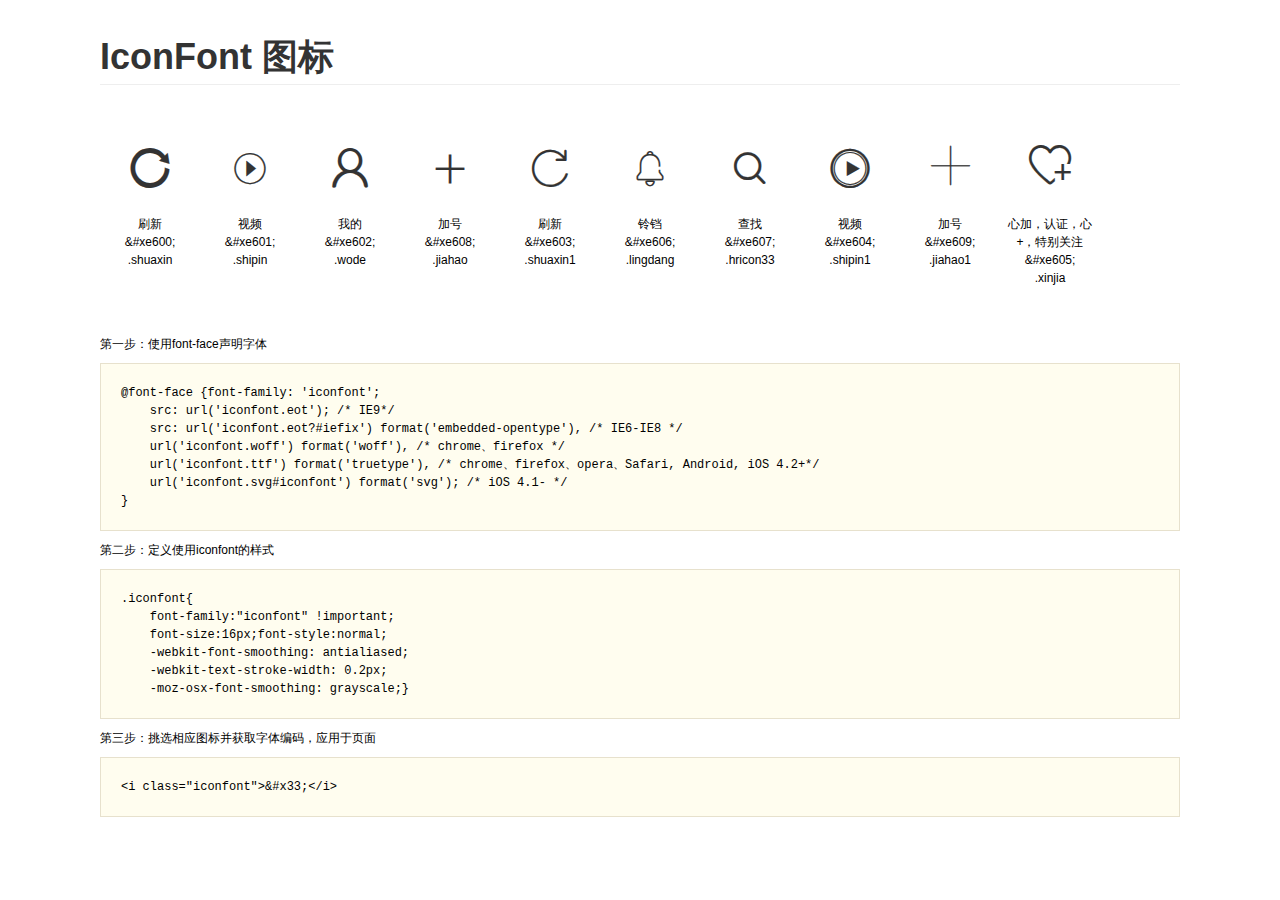
<file: fonts/ux_1465561313_8738415/demo.html>
<!DOCTYPE html>
<html>
<head>
    <meta charset="utf-8"/>
    <title>IconFont</title>
    <link rel="stylesheet" href="demo.css">
    <link rel="stylesheet" href="iconfont.css">
</head>
<body>
    <div class="main">
        <h1>IconFont 图标</h1>
        <ul class="icon_lists clear">
            
                <li>
                <i class="icon iconfont">&#xe600;</i>
                    <div class="name">刷新</div>
                    <div class="code">&amp;#xe600;</div>
                    <div class="fontclass">.shuaxin</div>
                </li>
            
                <li>
                <i class="icon iconfont">&#xe601;</i>
                    <div class="name">视频</div>
                    <div class="code">&amp;#xe601;</div>
                    <div class="fontclass">.shipin</div>
                </li>
            
                <li>
                <i class="icon iconfont">&#xe602;</i>
                    <div class="name">我的</div>
                    <div class="code">&amp;#xe602;</div>
                    <div class="fontclass">.wode</div>
                </li>
            
                <li>
                <i class="icon iconfont">&#xe608;</i>
                    <div class="name">加号</div>
                    <div class="code">&amp;#xe608;</div>
                    <div class="fontclass">.jiahao</div>
                </li>
            
                <li>
                <i class="icon iconfont">&#xe603;</i>
                    <div class="name">刷新</div>
                    <div class="code">&amp;#xe603;</div>
                    <div class="fontclass">.shuaxin1</div>
                </li>
            
                <li>
                <i class="icon iconfont">&#xe606;</i>
                    <div class="name">铃铛</div>
                    <div class="code">&amp;#xe606;</div>
                    <div class="fontclass">.lingdang</div>
                </li>
            
                <li>
                <i class="icon iconfont">&#xe607;</i>
                    <div class="name">查找</div>
                    <div class="code">&amp;#xe607;</div>
                    <div class="fontclass">.hricon33</div>
                </li>
            
                <li>
                <i class="icon iconfont">&#xe604;</i>
                    <div class="name">视频</div>
                    <div class="code">&amp;#xe604;</div>
                    <div class="fontclass">.shipin1</div>
                </li>
            
                <li>
                <i class="icon iconfont">&#xe609;</i>
                    <div class="name">加号</div>
                    <div class="code">&amp;#xe609;</div>
                    <div class="fontclass">.jiahao1</div>
                </li>
            
                <li>
                <i class="icon iconfont">&#xe605;</i>
                    <div class="name">心加，认证，心+，特别关注</div>
                    <div class="code">&amp;#xe605;</div>
                    <div class="fontclass">.xinjia</div>
                </li>
            
        </ul>


        <div class="helps">
            第一步：使用font-face声明字体
            <pre>
@font-face {font-family: 'iconfont';
    src: url('iconfont.eot'); /* IE9*/
    src: url('iconfont.eot?#iefix') format('embedded-opentype'), /* IE6-IE8 */
    url('iconfont.woff') format('woff'), /* chrome、firefox */
    url('iconfont.ttf') format('truetype'), /* chrome、firefox、opera、Safari, Android, iOS 4.2+*/
    url('iconfont.svg#iconfont') format('svg'); /* iOS 4.1- */
}
</pre>
第二步：定义使用iconfont的样式
            <pre>
.iconfont{
    font-family:"iconfont" !important;
    font-size:16px;font-style:normal;
    -webkit-font-smoothing: antialiased;
    -webkit-text-stroke-width: 0.2px;
    -moz-osx-font-smoothing: grayscale;}
</pre>
第三步：挑选相应图标并获取字体编码，应用于页面
<pre>
&lt;i class="iconfont"&gt;&amp;#x33;&lt;/i&gt;
</pre>
        </div>

    </div>
</body>
</html>
</file>
<file: fonts/ux_1465561313_8738415/iconfont.css>
@font-face {font-family: "iconfont";
  src: url('iconfont.eot?t=1465561315'); /* IE9*/
  src: url('iconfont.eot?t=1465561315#iefix') format('embedded-opentype'), /* IE6-IE8 */
  url('iconfont.woff?t=1465561315') format('woff'), /* chrome, firefox */
  url('iconfont.ttf?t=1465561315') format('truetype'), /* chrome, firefox, opera, Safari, Android, iOS 4.2+*/
  url('iconfont.svg?t=1465561315#iconfont') format('svg'); /* iOS 4.1- */
}

.iconfont {
  font-family:"iconfont" !important;
  font-size:16px;
  font-style:normal;
  -webkit-font-smoothing: antialiased;
  -webkit-text-stroke-width: 0.2px;
  -moz-osx-font-smoothing: grayscale;
}
.icon-shuaxin:before { content: "\e600"; }
.icon-shipin:before { content: "\e601"; }
.icon-wode:before { content: "\e602"; }
.icon-jiahao:before { content: "\e608"; }
.icon-shuaxin1:before { content: "\e603"; }
.icon-lingdang:before { content: "\e606"; }
.icon-hricon33:before { content: "\e607"; }
.icon-shipin1:before { content: "\e604"; }
.icon-jiahao1:before { content: "\e609"; }
.icon-xinjia:before { content: "\e605"; }
</file>
<file: fonts/ux_1465561313_8738415/demo.css>
*{margin: 0;padding: 0;list-style: none;}
/*
KISSY CSS Reset
理念：1. reset 的目的不是清除浏览器的默认样式，这仅是部分工作。清除和重置是紧密不可分的。
2. reset 的目的不是让默认样式在所有浏览器下一致，而是减少默认样式有可能带来的问题。
3. reset 期望提供一套普适通用的基础样式。但没有银弹，推荐根据具体需求，裁剪和修改后再使用。
特色：1. 适应中文；2. 基于最新主流浏览器。
维护：玉伯<lifesinger@gmail.com>, 正淳<ragecarrier@gmail.com>
 */

/** 清除内外边距 **/
body, h1, h2, h3, h4, h5, h6, hr, p, blockquote, /* structural elements 结构元素 */
dl, dt, dd, ul, ol, li, /* list elements 列表元素 */
pre, /* text formatting elements 文本格式元素 */
form, fieldset, legend, button, input, textarea, /* form elements 表单元素 */
th, td /* table elements 表格元素 */ {
  margin: 0;
  padding: 0;
}

/** 设置默认字体 **/
body,
button, input, select, textarea /* for ie */ {
  font: 12px/1.5 tahoma, arial, \5b8b\4f53, sans-serif;
}
h1, h2, h3, h4, h5, h6 { font-size: 100%; }
address, cite, dfn, em, var { font-style: normal; } /* 将斜体扶正 */
code, kbd, pre, samp { font-family: courier new, courier, monospace; } /* 统一等宽字体 */
small { font-size: 12px; } /* 小于 12px 的中文很难阅读，让 small 正常化 */

/** 重置列表元素 **/
ul, ol { list-style: none; }

/** 重置文本格式元素 **/
a { text-decoration: none; }
a:hover { text-decoration: underline; }


/** 重置表单元素 **/
legend { color: #000; } /* for ie6 */
fieldset, img { border: 0; } /* img 搭车：让链接里的 img 无边框 */
button, input, select, textarea { font-size: 100%; } /* 使得表单元素在 ie 下能继承字体大小 */
/* 注：optgroup 无法扶正 */

/** 重置表格元素 **/
table { border-collapse: collapse; border-spacing: 0; }

/* 清除浮动 */
.ks-clear:after, .clear:after {
  content: '\20';
  display: block;
  height: 0;
  clear: both;
}
.ks-clear, .clear {
  *zoom: 1;
}

.main {padding: 30px 100px;}
.main h1{font-size:36px; color:#333; text-align:left;margin-bottom:30px; border-bottom: 1px solid #eee;}

.helps{margin-top:40px;}
.helps pre{
  padding:20px;
  margin:10px 0;
  border:solid 1px #e7e1cd;
  background-color: #fffdef;
  overflow: auto;
}

.icon_lists li{
  float:left;
  width: 100px;
  height:180px;
  text-align: center;
}
.icon_lists .icon{
  font-size: 42px;
  line-height: 100px;
  margin: 10px 0;
  color:#333;
  -webkit-transition: font-size 0.25s ease-out 0s;
  -moz-transition: font-size 0.25s ease-out 0s;
  transition: font-size 0.25s ease-out 0s;

}
.icon_lists .icon:hover{
  font-size: 100px;
}
</file>
